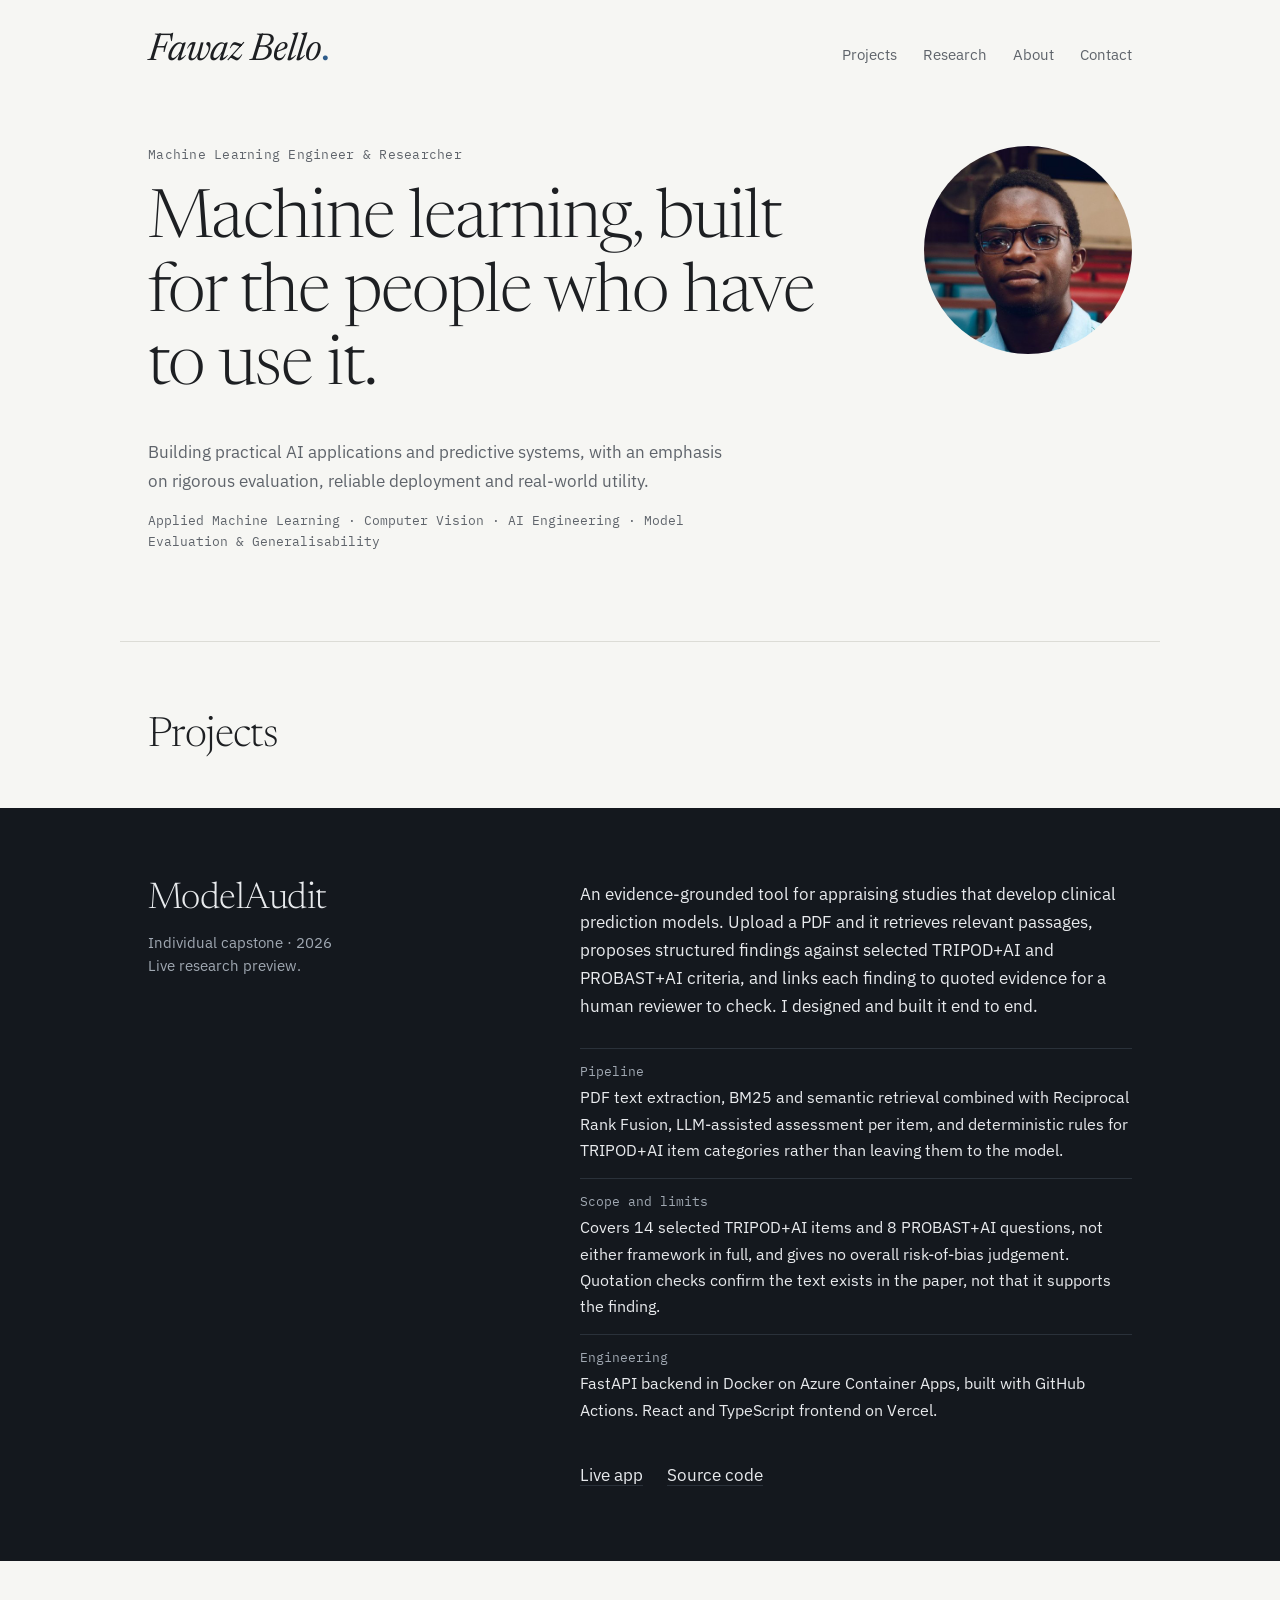
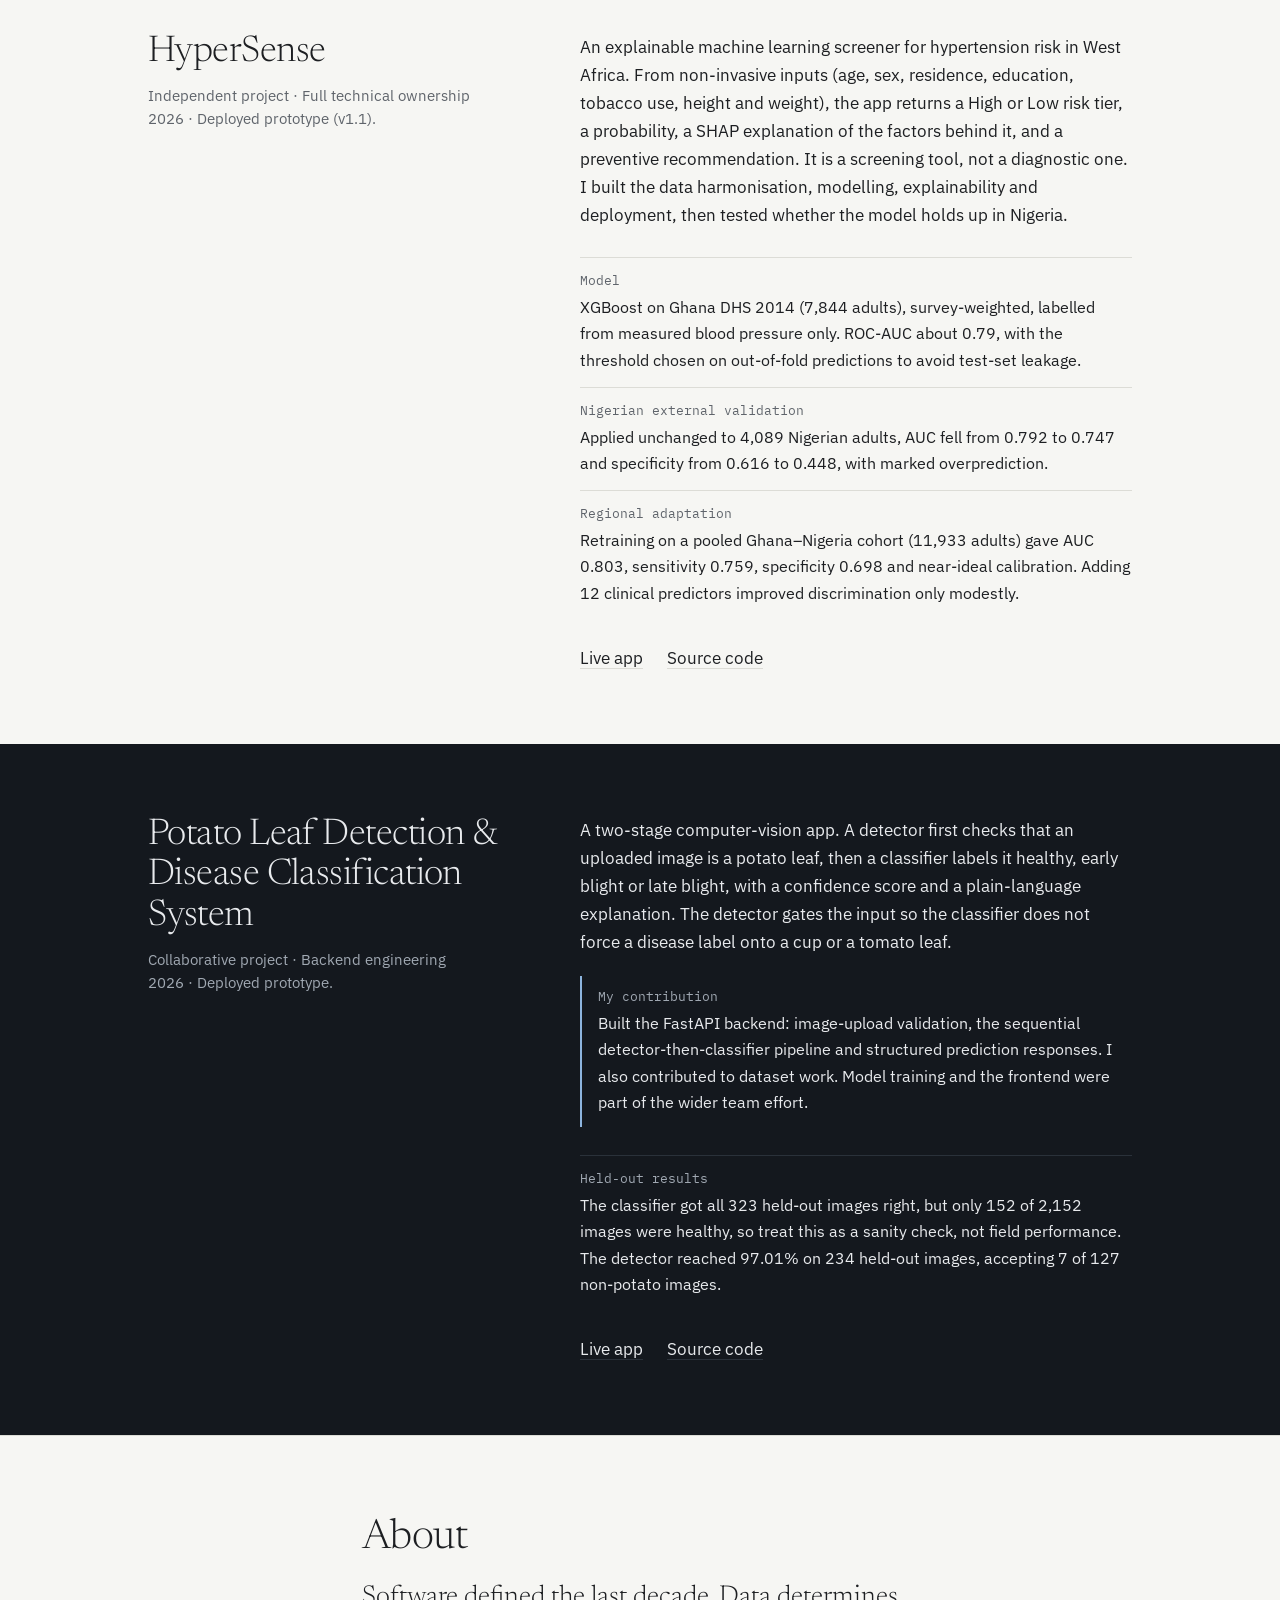
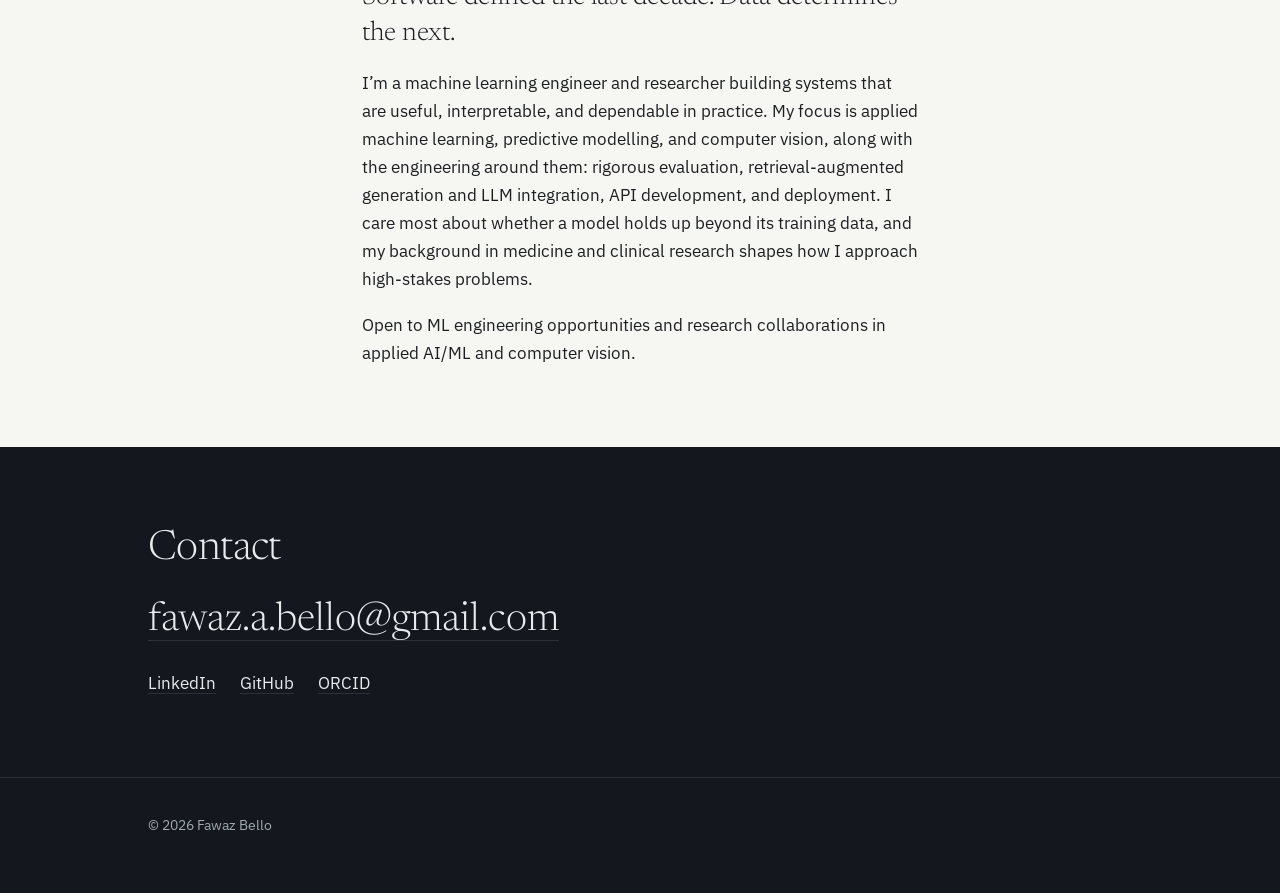
<file: index.html>
<!DOCTYPE html>
<html lang="en">
<head>
<meta charset="utf-8">
<meta name="viewport" content="width=device-width, initial-scale=1">
<title>Fawaz Bello – Machine Learning Engineer &amp; Researcher</title>
<meta name="description" content="Fawaz Bello is a machine learning engineer and researcher building ML systems and AI applications, with interests in computer vision, model evaluation, reliable deployment and healthcare AI.">
<meta property="og:type" content="website">
<meta property="og:title" content="Fawaz Bello – Machine Learning Engineer &amp; Researcher">
<meta property="og:description" content="Fawaz Bello is a machine learning engineer and researcher building ML systems and AI applications, with interests in computer vision, model evaluation, reliable deployment and healthcare AI.">
<meta property="og:url" content="https://fawaz-b.github.io/">
<meta property="og:image" content="https://fawaz-b.github.io/assets/fawaz.jpg">
<meta name="twitter:card" content="summary">
<link rel="preconnect" href="https://fonts.googleapis.com">
<link rel="preconnect" href="https://fonts.gstatic.com" crossorigin>
<link rel="stylesheet" href="https://fonts.googleapis.com/css2?family=IBM+Plex+Mono&family=IBM+Plex+Sans:wght@400;500&family=Newsreader:ital,opsz,wght@0,6..72,300;0,6..72,400;1,6..72,400&display=swap">
<link rel="icon" href="favicon.ico" sizes="any">
<link rel="apple-touch-icon" href="apple-touch-icon.png">
<link rel="stylesheet" href="style.css">
</head>
<body>
<header><div class="wrap">
  <a class="name" href="/">Fawaz Bello</a>
  <nav aria-label="Main"><a href="#projects">Projects</a><a href="research.html">Research</a><a href="#about">About</a><a href="#contact">Contact</a></nav>
</div></header>

<main>
  <div class="wrap hero">
    <div>
      <p class="role">Machine Learning Engineer &amp; Researcher</p>

      <h1>Machine learning, built for the people who have to use it.</h1>

      <div class="intro">
        <p>Building practical AI applications and predictive systems, with an emphasis on rigorous evaluation, reliable deployment and real-world utility.</p>

        <p class="interests">Applied Machine Learning · Computer Vision · AI Engineering · Model Evaluation &amp; Generalisability</p>
      </div>
    </div>

    <img src="assets/fawaz.jpg" alt="Fawaz Bello" width="208" height="208">
  </div>

<section id="projects">
  <div class="wrap projects-head">
    <h2>Projects</h2>
  </div>

  <div class="band dark"><div class="wrap">
    <article class="project">
      <div>
        <h3>ModelAudit</h3>
        <p class="meta">Individual capstone · 2026<br>Live research preview.</p>
      </div>
      <div class="body">
        <p>An evidence-grounded tool for appraising studies that develop clinical prediction models. Upload a PDF and it retrieves relevant passages, proposes structured findings against selected TRIPOD+AI and PROBAST+AI criteria, and links each finding to quoted evidence for a human reviewer to check. I designed and built it end to end.</p>
        <dl>
          <div><dt>Pipeline</dt><dd>PDF text extraction, BM25 and semantic retrieval combined with Reciprocal Rank Fusion, LLM-assisted assessment per item, and deterministic rules for TRIPOD+AI item categories rather than leaving them to the model.</dd></div>
          <div><dt>Scope and limits</dt><dd>Covers 14 selected TRIPOD+AI items and 8 PROBAST+AI questions, not either framework in full, and gives no overall risk-of-bias judgement. Quotation checks confirm the text exists in the paper, not that it supports the finding.</dd></div>
          <div><dt>Engineering</dt><dd>FastAPI backend in Docker on Azure Container Apps, built with GitHub Actions. React and TypeScript frontend on Vercel.</dd></div>
        </dl>
        <p class="links"><a href="https://model-audit-alpha.vercel.app/">Live app</a><a href="https://github.com/fawaz-b/ModelAudit">Source code</a></p>
      </div>
    </article>
  </div></div>

  <div class="band"><div class="wrap">
    <article class="project">
      <div>
        <h3>HyperSense</h3>
        <p class="meta">Independent project · Full technical ownership<br>2026 · Deployed prototype (v1.1).</p>
      </div>
      <div class="body">
        <p>An explainable machine learning screener for hypertension risk in West Africa. From non-invasive inputs (age, sex, residence, education, tobacco use, height and weight), the app returns a High or Low risk tier, a probability, a SHAP explanation of the factors behind it, and a preventive recommendation. It is a screening tool, not a diagnostic one. I built the data harmonisation, modelling, explainability and deployment, then tested whether the model holds up in Nigeria.</p>
        <dl>
          <div><dt>Model</dt><dd>XGBoost on Ghana DHS 2014 (7,844 adults), survey-weighted, labelled from measured blood pressure only. ROC-AUC about 0.79, with the threshold chosen on out-of-fold predictions to avoid test-set leakage.</dd></div>
          <div><dt>Nigerian external validation</dt><dd>Applied unchanged to 4,089 Nigerian adults, AUC fell from 0.792 to 0.747 and specificity from 0.616 to 0.448, with marked overprediction.</dd></div>
          <div><dt>Regional adaptation</dt><dd>Retraining on a pooled Ghana–Nigeria cohort (11,933 adults) gave AUC 0.803, sensitivity 0.759, specificity 0.698 and near-ideal calibration. Adding 12 clinical predictors improved discrimination only modestly.</dd></div>
        </dl>
        <p class="links"><a href="https://hypersense.streamlit.app/">Live app</a><a href="https://github.com/fawaz-b/HyperSense">Source code</a></p>
      </div>
    </article>
  </div></div>

  <div class="band dark"><div class="wrap">
    <article class="project">
      <div>
        <h3>Potato Leaf Detection &amp; Disease Classification System</h3>
        <p class="meta">Collaborative project · Backend engineering<br>2026 · Deployed prototype.</p>
      </div>
      <div class="body">
        <p>A two-stage computer-vision app. A detector first checks that an uploaded image is a potato leaf, then a classifier labels it healthy, early blight or late blight, with a confidence score and a plain-language explanation. The detector gates the input so the classifier does not force a disease label onto a cup or a tomato leaf.</p>
        <p class="contrib"><span>My contribution</span>Built the FastAPI backend: image-upload validation, the sequential detector-then-classifier pipeline and structured prediction responses. I also contributed to dataset work. Model training and the frontend were part of the wider team effort.</p>
        <dl>
          <div><dt>Held-out results</dt><dd>The classifier got all 323 held-out images right, but only 152 of 2,152 images were healthy, so treat this as a sanity check, not field performance. The detector reached 97.01% on 234 held-out images, accepting 7 of 127 non-potato images.</dd></div>
        </dl>
        <p class="links"><a href="https://inspect-feaf-ai.streamlit.app/">Live app</a><a href="https://github.com/tag-ecosystemai/c1-tuners-project-1/">Source code</a></p>
      </div>
    </article>
  </div></div>
</section>

<section class="page-section" id="about">
  <div class="wrap prose">
    <h2>About</h2>
    <p class="lead">Software defined the last decade. Data determines the next.</p>
    <p>I’m a machine learning engineer and researcher building systems that are useful, interpretable, and dependable in practice. My focus is applied machine learning, predictive modelling, and computer vision, along with the engineering around them: rigorous evaluation, retrieval-augmented generation and LLM integration, API development, and deployment. I care most about whether a model holds up beyond its training data, and my background in medicine and clinical research shapes how I approach high-stakes problems.</p>
    <p>Open to ML engineering opportunities and research collaborations in applied AI/ML and computer vision.</p>
  </div>
</section>

<section class="page-section band dark" id="contact">
  <div class="wrap">
    <h2 style="margin-bottom:24px">Contact</h2>
    <a class="big" href="mailto:fawaz.a.bello@gmail.com">fawaz.a.bello@gmail.com</a>
    <p class="links"><a href="https://www.linkedin.com/in/fawazbello/">LinkedIn</a><a href="https://github.com/fawaz-b">GitHub</a><a href="https://orcid.org/0009-0002-1455-0057">ORCID</a></p>
  </div>
</section>
</main>

<footer class="dark"><div class="wrap">© 2026 Fawaz Bello</div></footer>
</body>
</html>
</file>
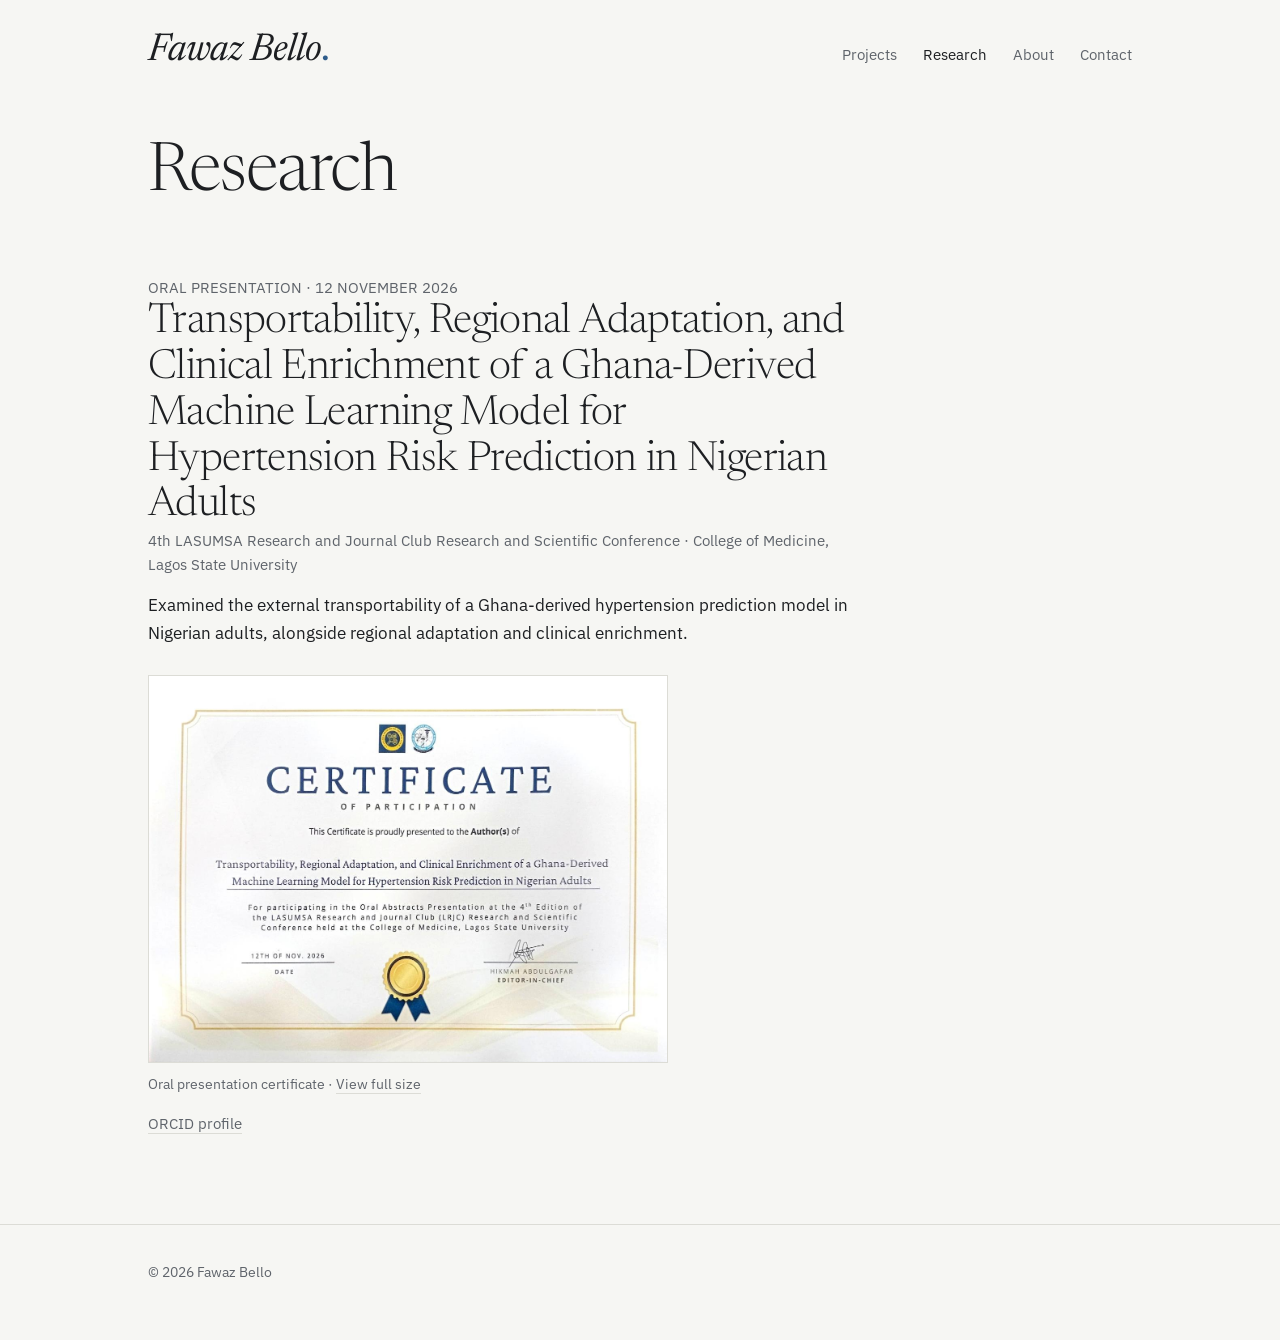
<file: research.html>
<!DOCTYPE html>
<html lang="en">
<head>
<meta charset="utf-8">
<meta name="viewport" content="width=device-width, initial-scale=1">
<title>Research &amp; Presentations – Fawaz Bello</title>
<meta name="description" content="Research and conference presentations by Fawaz Bello on the transportability of machine learning models for hypertension risk in Nigerian adults.">
<meta property="og:type" content="website">
<meta property="og:title" content="Research &amp; Presentations – Fawaz Bello">
<meta property="og:description" content="Research and conference presentations by Fawaz Bello on the transportability of machine learning models for hypertension risk in Nigerian adults.">
<meta property="og:url" content="https://fawaz-b.github.io/research.html">
<meta property="og:image" content="https://fawaz-b.github.io/assets/fawaz.jpg">
<meta name="twitter:card" content="summary">
<link rel="preconnect" href="https://fonts.googleapis.com">
<link rel="preconnect" href="https://fonts.gstatic.com" crossorigin>
<link rel="stylesheet" href="https://fonts.googleapis.com/css2?family=IBM+Plex+Mono&family=IBM+Plex+Sans:wght@400;500&family=Newsreader:ital,opsz,wght@0,6..72,300;0,6..72,400;1,6..72,400&display=swap">
<link rel="icon" href="favicon.ico" sizes="any">
<link rel="apple-touch-icon" href="apple-touch-icon.png">
<link rel="stylesheet" href="style.css">
</head>
<body>
<header><div class="wrap">
  <a class="name" href="/">Fawaz Bello</a>
  <nav aria-label="Main"><a href="/#projects">Projects</a><a href="research.html" aria-current="page">Research</a><a href="/#about">About</a><a href="/#contact">Contact</a></nav>
</div></header>

<main class="wrap research">
  <h1>Research</h1>

  <section class="entry">
    <p class="meta">ORAL PRESENTATION · 12 NOVEMBER 2026</p>

    <h2>Transportability, Regional Adaptation, and Clinical Enrichment of a Ghana-Derived Machine Learning Model for Hypertension Risk Prediction in Nigerian Adults</h2>

    <p class="meta">
      4th LASUMSA Research and Journal Club Research and Scientific Conference
      · College of Medicine, Lagos State University
    </p>

    <p>
      Examined the external transportability of a Ghana-derived hypertension
      prediction model in Nigerian adults, alongside regional adaptation
      and clinical enrichment.
    </p>

    <figure>
      <a href="assets/lasumsa-oral-presentation-certificate-2026.jpg">
        <img
          src="assets/lasumsa-oral-presentation-certificate-2026.jpg"
          alt="Certificate of participation for the oral abstract presentation at the 4th LASUMSA Research and Journal Club Research and Scientific Conference"
          width="1600"
          height="1200"
          loading="lazy"
        >
      </a>
      <figcaption>
        Oral presentation certificate ·
        <a href="assets/lasumsa-oral-presentation-certificate-2026.jpg">
          View full size
        </a>
      </figcaption>
    </figure>

    <p class="meta">
      <a href="https://orcid.org/0009-0002-1455-0057">
        ORCID profile
      </a>
    </p>
  </section>
</main>

<footer><div class="wrap">© 2026 Fawaz Bello</div></footer>
</body>
</html>
</file>
<file: style.css>
:root{--paper:#F6F6F3;--ink:#1D1F22;--mute:#5F646B;--rule:#DCDCD6;--blue:#2E5C8A;--night:#14181E;--night-ink:#E8EAED;--night-mute:#A0A8B2;--night-rule:#2A313A;--night-blue:#8DB4DE;--line:var(--rule);--sub:var(--mute)}
*{box-sizing:border-box}
html{scroll-behavior:smooth;scroll-padding-top:24px}
body{margin:0;background:var(--paper);color:var(--ink);font:400 17px/1.65 "IBM Plex Sans",system-ui,sans-serif;-webkit-text-size-adjust:100%}
a{color:inherit;text-decoration-color:var(--line);text-underline-offset:.25em;text-decoration-thickness:1px;transition:color .2s,text-decoration-color .2s}
a:hover{color:var(--blue);text-decoration-color:var(--blue)}
:focus-visible{outline:2px solid var(--blue);outline-offset:3px}
.wrap{max-width:1040px;margin:0 auto;padding-left:28px;padding-right:28px}
header .wrap{display:flex;flex-wrap:wrap;justify-content:space-between;align-items:baseline;gap:12px 32px;padding-top:32px;padding-bottom:20px}
.name{font:italic 400 clamp(1.9rem,5vw,2.4rem)/1 Newsreader,Georgia,serif;letter-spacing:-.025em;text-decoration:none}
.name::after{content:".";color:var(--blue);font-style:normal}
.name:hover{color:var(--ink)}
nav{display:flex;flex-wrap:wrap;gap:8px 26px}
nav a{font-size:15px;color:var(--mute);text-decoration:none}
nav a:hover,nav a[aria-current]{color:var(--ink)}
h1,h2,h3{font-family:Newsreader,Georgia,serif;font-weight:300;letter-spacing:-.015em;line-height:1.1;margin:0}
h1{font-size:clamp(2.5rem,6vw,4.2rem);max-width:15em}
h2{font-size:clamp(1.9rem,3.6vw,2.6rem)}
h3{font-size:clamp(1.8rem,3.2vw,2.3rem)}
p{margin:0}
.hero{display:grid;grid-template-columns:1fr 208px;gap:56px;align-items:start;padding-top:56px;padding-bottom:88px}
.hero img{width:208px;height:208px;border-radius:50%;object-fit:cover;display:block}
.hero>*{animation:in .7s ease both}
@keyframes in{from{opacity:0;transform:translateY(6px)}}
.intro{max-width:34em;margin-top:32px;color:var(--mute);font-size:1.08rem}
.intro p+p{margin-top:16px}
.projects-head{padding-top:72px;padding-bottom:48px;border-top:1px solid var(--rule)}
.projects-head p{max-width:34em;margin-top:14px;color:var(--mute)}
.band.dark{background:var(--night);color:var(--night-ink);--line:var(--night-rule);--sub:var(--night-mute)}
.band.dark a:hover{color:var(--night-blue);text-decoration-color:var(--night-blue)}
.project{padding:72px 0;display:grid;grid-template-columns:1fr 1.5fr;gap:24px 64px}
.project .meta{margin-top:12px;font-size:14.5px;line-height:1.55;color:var(--sub)}
.project .body>p{max-width:36em}
.project dl{margin:28px 0 0}
.project dl div{padding:14px 0;border-top:1px solid var(--line)}
.project dt{font:400 12.5px/1.4 "IBM Plex Mono",monospace;color:var(--sub);margin-bottom:4px}
.project dd{margin:0;font-size:16px;overflow-wrap:anywhere}
.project h3{overflow-wrap:break-word}
.links{margin-top:24px;display:flex;gap:24px;flex-wrap:wrap}
.page-section{padding:80px 0;border-top:1px solid var(--rule)}
.prose{max-width:36em}
.prose p{margin-top:18px}
.prose h2{margin-bottom:10px}
.big{font:300 clamp(1.5rem,4.4vw,2.5rem)/1.2 Newsreader,Georgia,serif;word-break:break-word}
footer{padding:36px 0 56px;color:var(--mute);font-size:14px;border-top:1px solid var(--rule)}
.page-section.band.dark{border-top:0}
footer.dark{background:var(--night);color:var(--night-mute);border-top:1px solid var(--night-rule)}
@media(max-width:780px){
.hero{grid-template-columns:1fr;gap:24px;padding-top:24px;padding-bottom:64px}
.hero img{order:-1;width:108px;height:108px}
.intro{margin-top:24px}
.project{grid-template-columns:1fr;gap:20px;padding:56px 0}
.page-section{padding:56px 0}
.projects-head{padding-top:56px;padding-bottom:40px}
nav{gap:20px}
}
@media(prefers-reduced-motion:reduce){*{animation:none!important;transition:none!important;scroll-behavior:auto}}
.role{font:400 13px/1.4 "IBM Plex Mono",monospace;letter-spacing:.02em;color:var(--mute);margin-bottom:20px}
.interests{font:400 13px/1.6 "IBM Plex Mono",monospace;color:var(--mute)}
.project .body>.contrib{margin-top:20px;padding:12px 0 12px 16px;border-left:2px solid var(--night-blue);font-size:16px}
.contrib span{display:block;font:400 12.5px/1.4 "IBM Plex Mono",monospace;color:var(--sub);margin-bottom:4px}
.prose .lead{font:300 clamp(1.3rem,3vw,1.7rem)/1.3 Newsreader,Georgia,serif}
.research{padding-top:48px;padding-bottom:88px}
.entry{max-width:42em;margin-top:64px}
.entry h3{font-size:clamp(1.4rem,2.8vw,1.8rem);margin:14px 0 16px}
.entry p+p{margin-top:14px}
.entry .meta{font-size:14.5px;color:var(--mute)}
.entry figure{margin:32px 0 0}
.entry figure img{display:block;width:100%;height:auto;border:1px solid var(--rule)}
.entry figcaption{margin-top:10px;font-size:14px;color:var(--mute)}
@media(max-width:380px){nav{gap:8px 18px}.wrap{padding-left:20px;padding-right:20px}}
.research figure {
  max-width: 520px;
  margin: 28px 0 16px;
}
.research figure img {
  display: block;
  width: 100%;
  height: auto;
}
</file>
